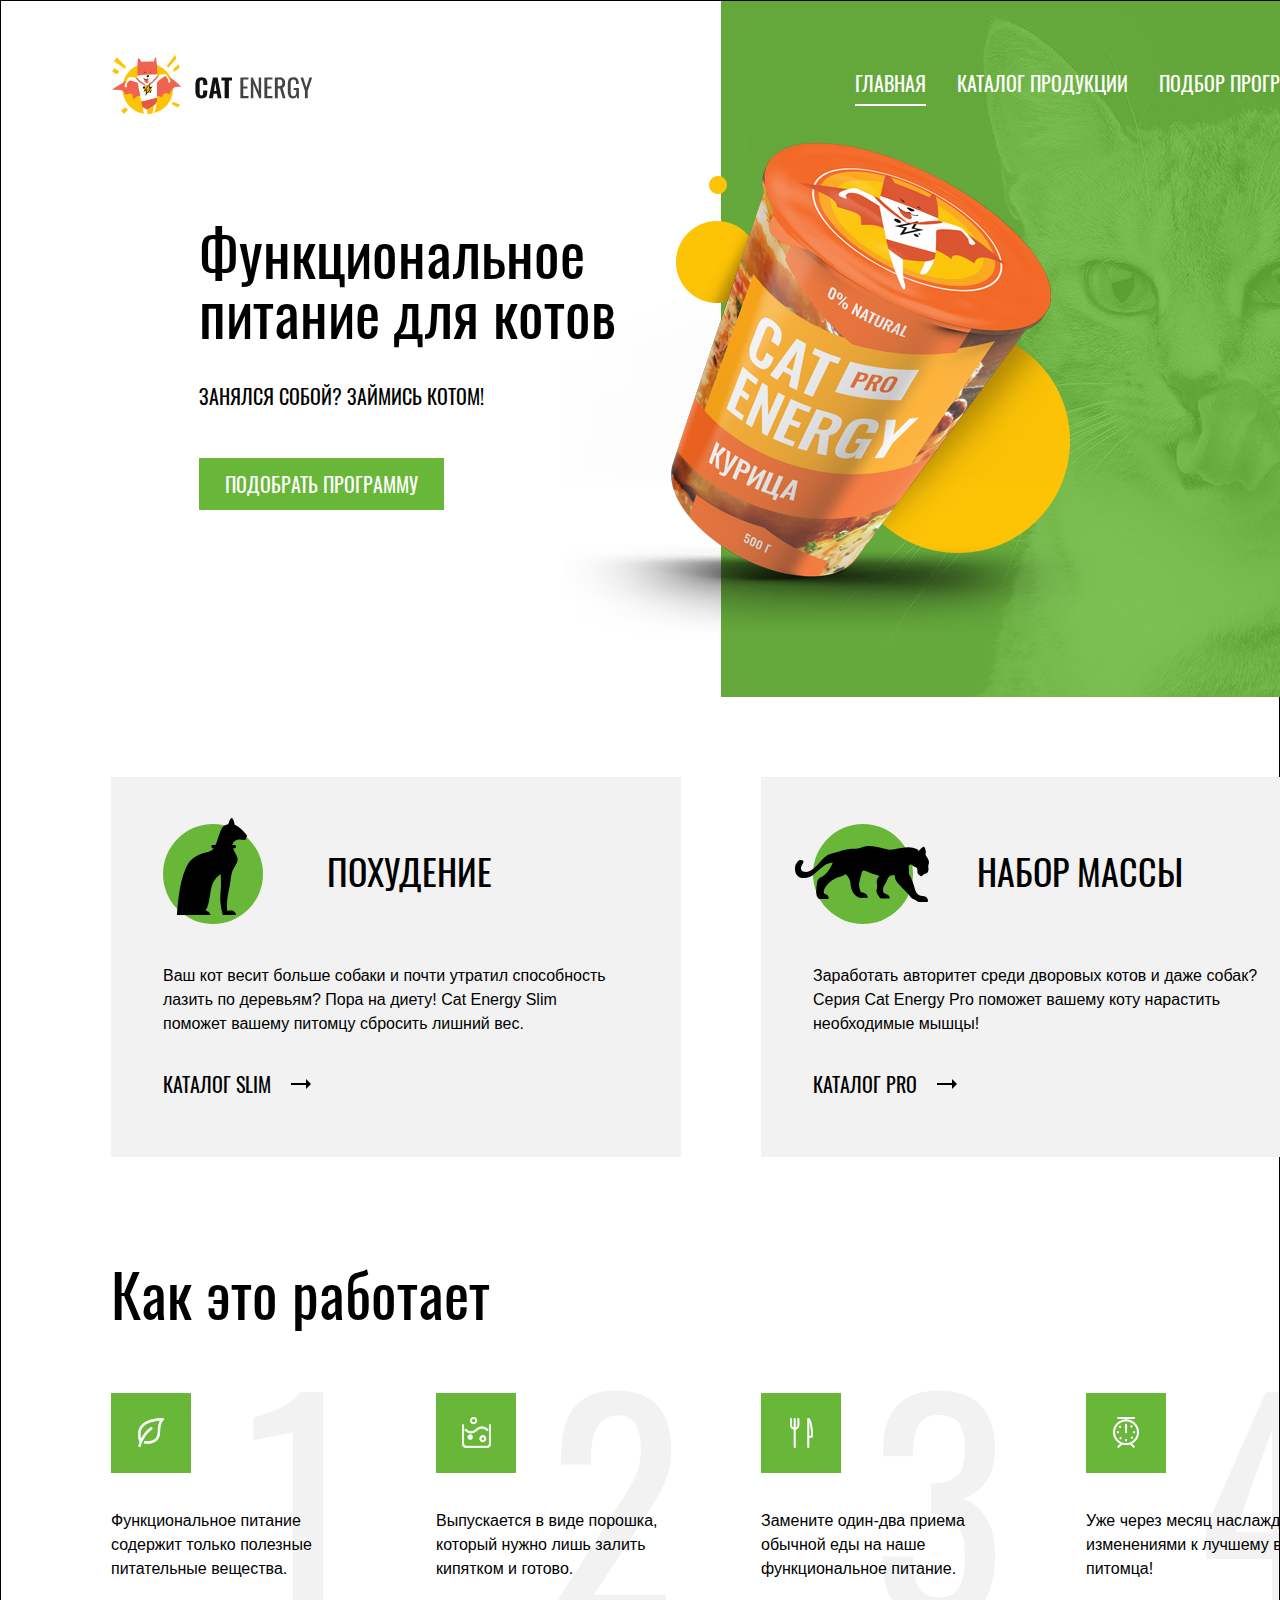
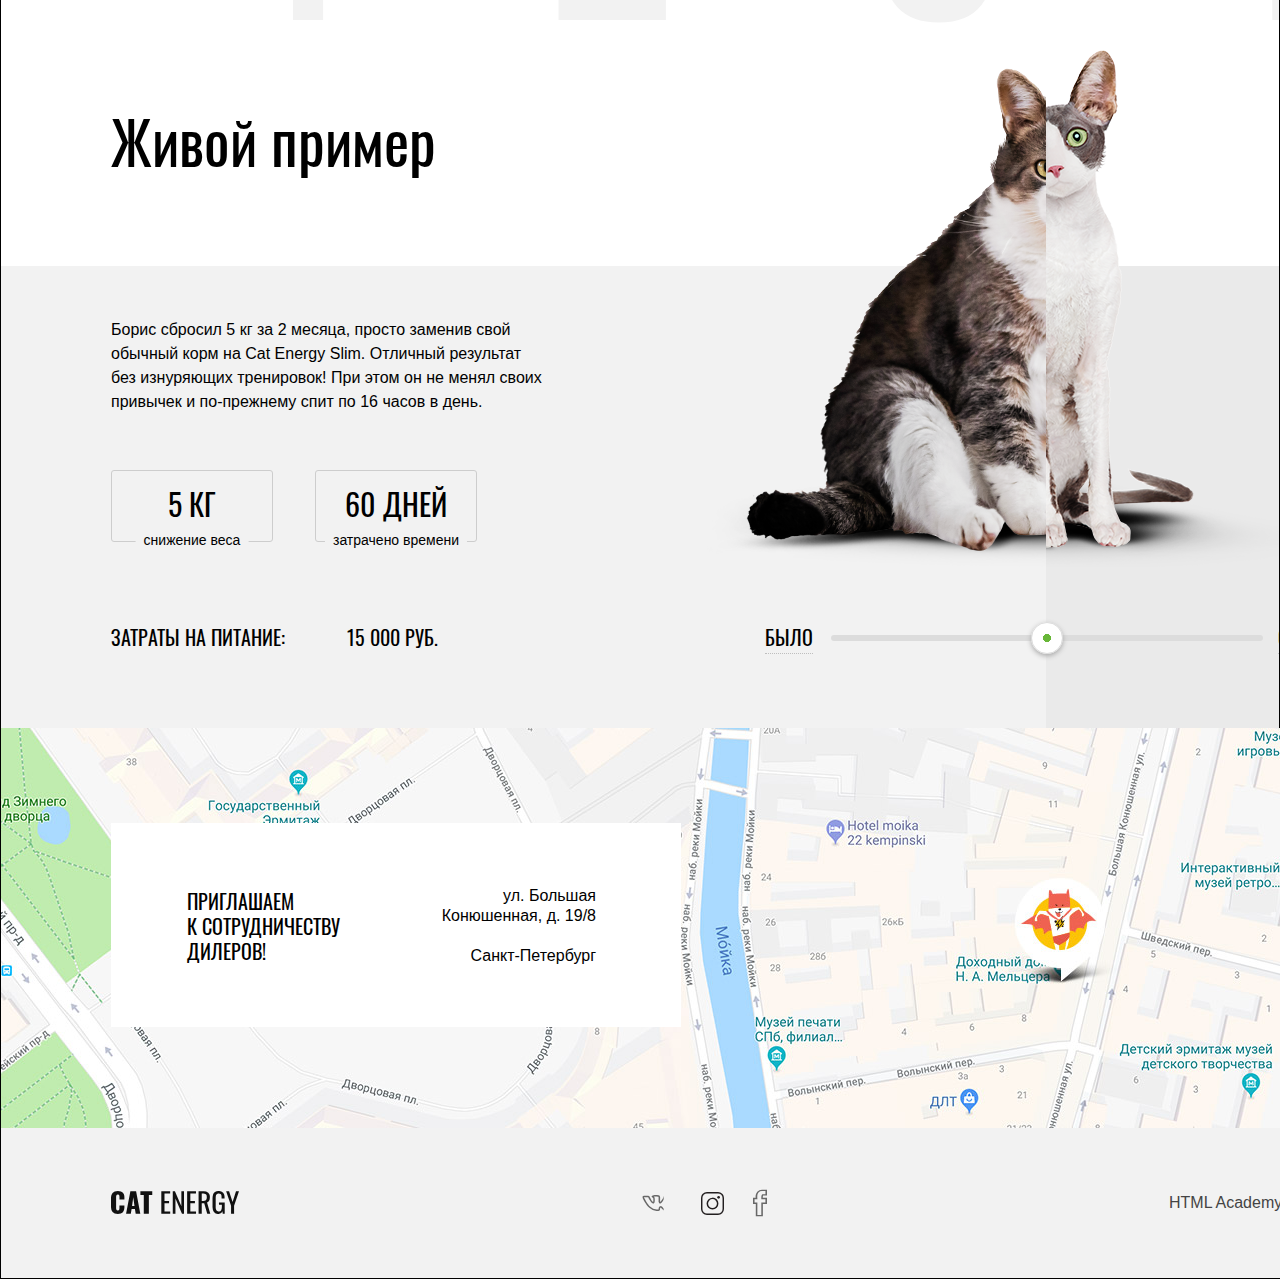
<file: index.html>
<!DOCTYPE html><html lang="ru"><head><meta charset="UTF-8"><meta name="viewport" content="width=device-width,initial-scale=1"><meta http-equiv="X-UA-Compatible" content="ie=edge"><title>Cat Energy</title><link rel="stylesheet" href="css/style.min.css"><script src="js/picturefill.js"></script><!-- <link href="https://fonts.googleapis.com/css2?family=Oswald&display=swap" rel="stylesheet"> --></head><body><h1 class="visually-hidden">Программы питания для котов Cat Energy</h1><header class="page-header"><div class="page-header__wrapper"><div class="page-header__logo-wrapper"><a href="index.html" class="page-header__logo"><picture><source media="(min-width: 1200px)" srcset="img/logo-desktop.svg"><source media="(min-width: 768px)" srcset="img/logo-tablet.svg"><img class="page-header__logo-image" src="img/logo-mobile.svg" width="33" height="38" alt="Cat Energy Logo"></picture></a><a href="index.html" class="page-header__brand logo-brand"></a></div><nav class="main-nav main-nav_opened main-nav_nojs"><div class="main-nav__wrapper"><button class="main-nav__toggle" type="button"><span class="visually-hidden">Открыть меню</span></button><ul class="main-nav__list site-list"><li class="main-nav__item main-nav__item_active site-list__item"><a><span>Главная</span></a></li><li class="main-nav__item site-list__item"><a href="catalog.html"><span>Каталог продукции</span></a></li><li class="main-nav__item site-list__item"><a href="form.html"><span>Подбор программы</span></a></li></ul></div></nav></div><section class="select-program"><div class="select-program__container"><h2 class="select-program__title">Функциональное<br>питание для котов</h2><p class="select-program__description">Занялся собой? Займись котом!</p><a class="select-program__button button button_green" href="form.html"><span>Подобрать программу</span></a></div><picture><source media="(min-width: 1200px)" srcset="img/index-can.png, img/index-can@2x.png 2x"><source media="(min-width: 768px)" srcset="img/index-can-tablet.jpg, img/index-can-tablet@2x.jpg 2x"><img class="select-program__image" src="img/index-can-mobile.png" srcset="img/index-can-mobile@2x.png 2x" alt="Cat energy pro chicken"></picture></section></header><main class="page-main"><section class="programs"><section class="program-carts"><h3 class="visually-hidden">Популярные программы</h3><div class="program-carts__wrapper"><div class="program-carts__cart program-carts__cart_down"><h4 class="program-carts__header">Похудение</h4><p class="program-carts__description">Ваш кот весит больше собаки и почти утратил способность лазить по деревьям? Пора на диету! Cat Energy Slim поможет вашему питомцу сбросить лишний вес.</p><a class="program-carts__link" href="index.html">Каталог Slim</a></div><div class="program-carts__cart program-carts__cart_up"><h4 class="program-carts__header">Набор массы</h4><p class="program-carts__description">Заработать авторитет среди дворовых котов и даже собак? Серия Cat Energy Pro поможет вашему коту нарастить необходимые мышцы!</p><a class="program-carts__link" href="index.html">Каталог Pro</a></div></div></section><section class="instruction"><h2 class="instruction__header">Как это работает</h2><ul class="instruction__list"><li class="instruction__item instruction__item_1"><div class="instruction__image"><picture><!-- <source media="(min-width: 1200px)"
                                    srcset="img/photo-1-desktop.jpg 1x, img/photo-1-desktop@2x.jpg 2x">
                                <source media="(min-width: 768px)"
                                    srcset="img/photo-1-tablet.jpg 1x, img/photo-1-tablet@2x.jpg 2x"> --> <img src="img/advantage-1.png" srcset="img/advantage-1@2x.png 2x" alt="Инструкция шаг первый"></picture></div><p>Функциональное питание содержит только полезные питательные вещества.</p></li><li class="instruction__item instruction__item_2"><div class="instruction__image"><picture><!-- <source media="(min-width: 1200px)"
                                    srcset="img/photo-1-desktop.jpg 1x, img/photo-1-desktop@2x.jpg 2x">
                                <source media="(min-width: 768px)"
                                    srcset="img/photo-1-tablet.jpg 1x, img/photo-1-tablet@2x.jpg 2x"> --> <img src="img/advantage-2.png" srcset="img/advantage-2@2x.png 2x" alt="Инструкция шаг второй"></picture></div><p>Выпускается в виде порошка, который нужно лишь залить кипятком и готово.</p></li><li class="instruction__item instruction__item_3"><div class="instruction__image"><picture><!-- <source media="(min-width: 1200px)"
                                    srcset="img/photo-1-desktop.jpg 1x, img/photo-1-desktop@2x.jpg 2x">
                                <source media="(min-width: 768px)"
                                    srcset="img/photo-1-tablet.jpg 1x, img/photo-1-tablet@2x.jpg 2x"> --> <img src="img/advantage-3.png" srcset="img/advantage-3@2x.png 2x" alt="Инструкция шаг третий"></picture></div><p>Замените один-два приема обычной еды на наше функциональное питание.</p></li><li class="instruction__item instruction__item_4"><div class="instruction__image"><picture><!-- <source media="(min-width: 1200px)"
                                    srcset="img/photo-1-desktop.jpg 1x, img/photo-1-desktop@2x.jpg 2x">
                                <source media="(min-width: 768px)"
                                    srcset="img/photo-1-tablet.jpg 1x, img/photo-1-tablet@2x.jpg 2x"> --> <img src="img/advantage-4.png" srcset="img/advantage-4@2x.png 2x" alt="Инструкция шаг четвертый"></picture></div><p>Уже через месяц наслаждайтесь изменениями к лучшему вашего питомца!</p></li></ul></section></section><section class="example"><div class="example__wrapper"><div class="example__container"><h2 class="example__header">Живой пример</h2><p class="example__description">Борис сбросил 5 кг за 2 месяца, просто заменив свой обычный корм на Cat Energy Slim. Отличный результат без изнуряющих тренировок! При этом он не менял своих привычек и по-прежнему спит по 16 часов в день.</p><div class="example__data"><ul class="example__list"><li class="example__item"><span class="example__value">5 кг</span><span class="example__unit">снижение веса</span></li><li class="example__item"><span class="example__value">60 дней</span><span class="example__unit">затрачено времени</span></li></ul><p class="example__price"><span>Затраты на питание:&nbsp;</span><br><span>15 000 руб.</span></p></div></div><div class="example__photo-container"><div class="example__photo example__photo_before"><picture><!-- <source media="(min-width: 1200px)"
                            srcset="img/photo-1-desktop.jpg 1x, img/photo-1-desktop@2x.jpg 2x"> --><source media="(min-width: 768px)" srcset="img/before-desktop.png, img/before-desktop@2x.png 2x"><img src="img/before-mobile.png" srcset="img/before-mobile@2x.png 2x" alt="Кот Феликс до"></picture></div><div class="example__photo example__photo_after"><picture><!-- <source media="(min-width: 1200px)"
                            srcset="img/photo-1-desktop.jpg 1x, img/photo-1-desktop@2x.jpg 2x"> --><source media="(min-width: 768px)" srcset="img/after-desktop.png, img/after-desktop@2x.png 2x"><img src="img/after-mobile.png" srcset="img/after-mobile@2x.png 2x" alt="Кот Феликс после"></picture></div><div class="example__range"><input type="range" class="example__range-control"></div></div></div><div class="example__background"></div></section><section class="main-contacts"><div class="main-contacts__information"><div class="main-contacts__invitation">Приглашаем<br>к сотрудничеству дилеров!</div><address class="main-contacts__address">ул. Большая Конюшенная, д. 19/8<br><br>Санкт-Петербург</address></div><div class="main-contacts__map"><picture><source media="(min-width: 1200px)" srcset="img/map-desktop.jpg, img/map-desktop@2x.jpg 2x"><source media="(min-width: 768px)" srcset="img/map-tablet.jpg, img/map-tablet@2x.jpg 2x"><img src="img/map-mobile.jpg" srcset="img/map-mobile@2x.jpg 2x" alt="Наш адрес: улица Большая Конюшенная, дом 19/8, Санкт-Петербург"></picture></div></section></main><footer class="main-footer"><div class="main-footer__wrapper"><div class="main-footer__container"><a href="index.html" class="main-footer__brand logo-brand"></a></div><div class="main-footer__container"><ul class="main-footer__social"><li><a href="vk.com" aria-label="Мы в Вконтакте" class="main-footer__social-icon main-footer__social-icon_vk"><svg role="img" width="22" height="12"><use xlink:href="img/sprite.svg#icon-vk-m"></use></svg></a></li><li><a href="instagram.com" aria-label="Мы в Инстаграме" class="main-footer__social-icon main-footer__social-icon_inst"><svg role="img" width="16" height="16"><use xlink:href="img/sprite.svg#icon-inst-m"></use></svg></a></li><li><a href="facebook.com" aria-label="Мы в Фейсбуке" class="main-footer__social-icon main-footer__social-icon_fb"><svg role="img" width="10" height="19"><use xlink:href="img/sprite.svg#icon-fb-m"></use></svg></a></li></ul></div><a href="index.html" class="main-footer__htmla" aria-label="HTML Academy">HTML Academy <svg role="img" width="27" height="34"><use xlink:href="img/sprite.svg#icon-htmla"></use></svg></a></div></footer><script src="js/main.js"></script><script src="js/svg4everybody.js"></script><script>svg4everybody();</script></body></html>
</file>
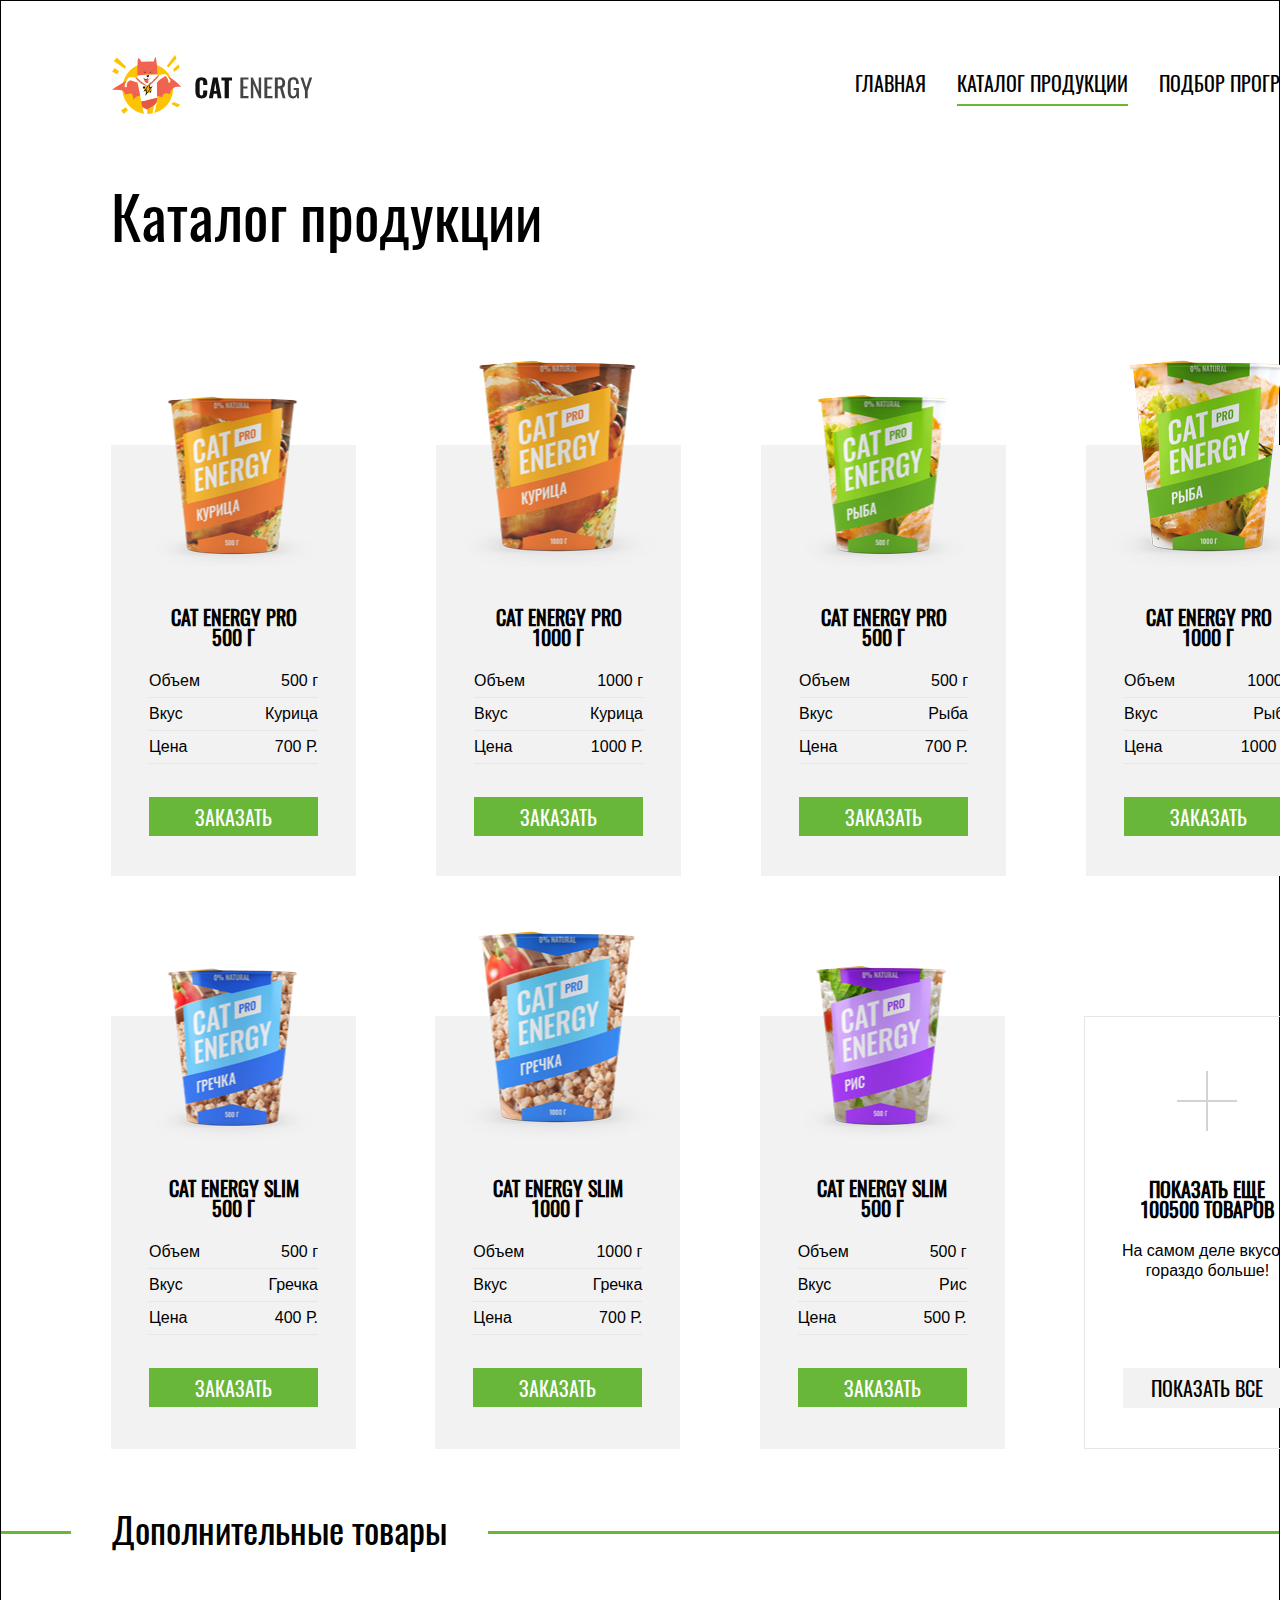
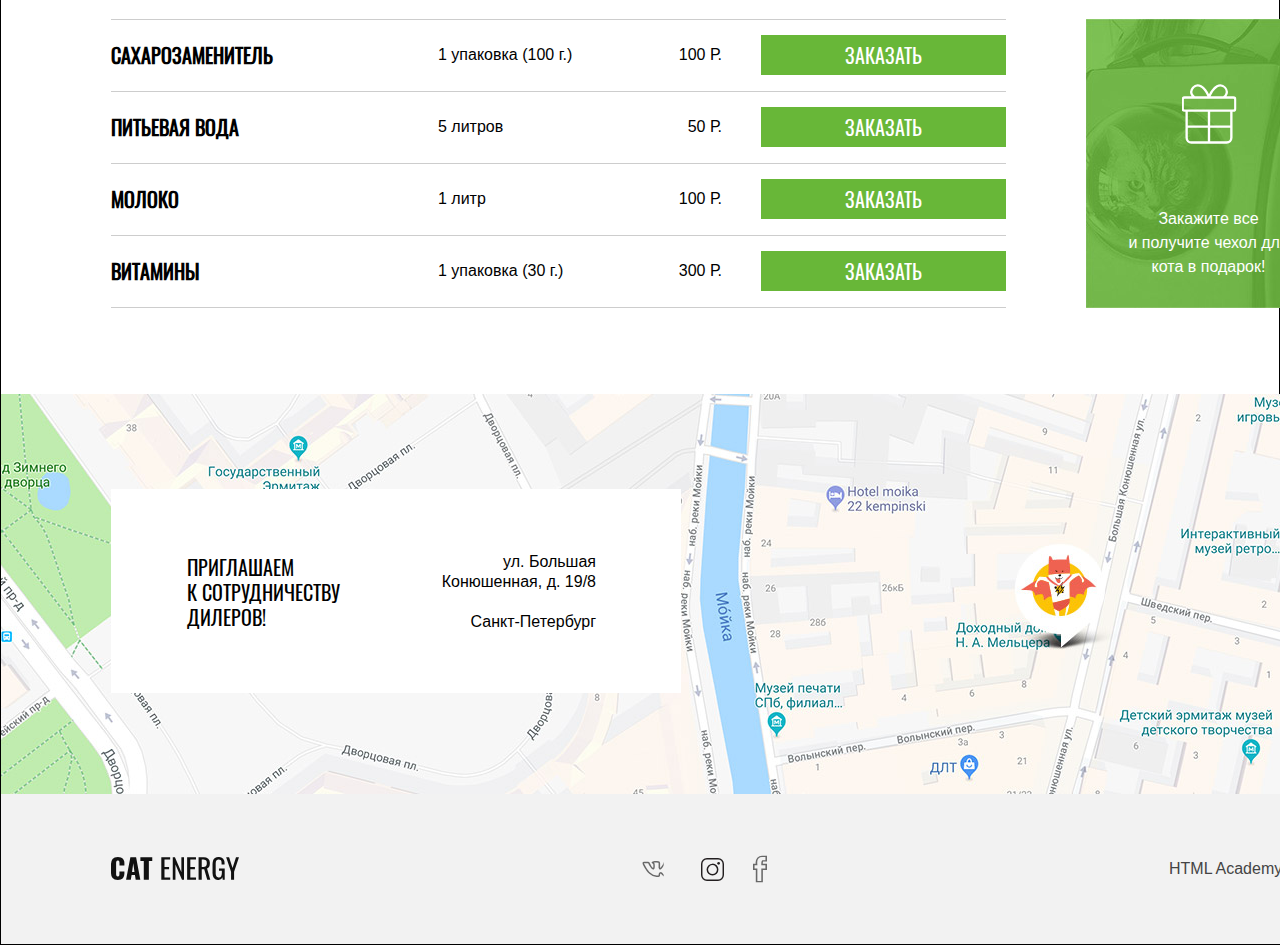
<file: catalog.html>
<!DOCTYPE html><html lang="ru"><head><meta charset="UTF-8"><meta name="viewport" content="width=device-width,initial-scale=1"><meta http-equiv="X-UA-Compatible" content="ie=edge"><title>Cat Energy</title><link rel="stylesheet" href="css/style.min.css"><script src="js/picturefill.js"></script></head><body><header class="page-header page-header_catalog"><div class="page-header__wrapper"><div class="page-header__logo-wrapper"><a href="index.html" class="page-header__logo"><picture><source media="(min-width: 1200px)" srcset="img/logo-desktop.svg"><source media="(min-width: 768px)" srcset="img/logo-tablet.svg"><img class="page-header__logo-image" src="img/logo-mobile.svg" width="33" height="38" alt="Cat Energy Logo"></picture></a><a href="index.html" class="page-header__brand logo-brand"></a></div><nav class="main-nav main-nav_opened main-nav_nojs"><div class="main-nav__wrapper"><button class="main-nav__toggle" type="button"><span class="visually-hidden">Открыть меню</span></button><ul class="main-nav__list site-list"><li class="main-nav__item main-nav__item_catalog site-list__item"><a href="index.html"><span>Главная</span></a></li><li class="main-nav__item main-nav__item_catalog main-nav__item_active site-list__item"><a><span>Каталог продукции</span></a></li><li class="main-nav__item main-nav__item_catalog site-list__item"><a href="form.html"><span>Подбор программы</span></a></li></ul></div></nav></div></header><main class="page-main"><h2 class="page-main__header page-main__header_catalog"><span>Каталог продукции</span></h2><section class="catalog"><ul class="catalog__list"><li class="catalog__item"><div class="catalog__cart"><div class="catalog__wrapper"><picture class="catalog__photo"><source media="(min-width: 1200px)" srcset="img/catalog-1-desktop.png, img/catalog-1-desktop@2x.png 2x"><source media="(min-width: 768px)" srcset="img/catalog-1-tablet.png, img/catalog-1-tablet@2x.png 2x"><img src="img/catalog-1-mobile.jpg" srcset="img/catalog-1-mobile@2x.jpg 2x" alt="Cat Energy PRO 500 грамм"></picture><div class="catalog__container site-cart"><h5 class="catalog__title site-cart__title">Cat Energy&nbsp;<br>PRO <span>500 г</span></h5><ul class="catalog__description site-cart__description"><li class="catalog__parameter site-cart__parameter">Объем<span>500 г</span></li><li class="catalog__parameter site-cart__parameter">Вкус<span>Курица</span></li><li class="catalog__parameter site-cart__parameter">Цена<span>700 Р.</span></li></ul></div></div><a class="catalog__button button button_green" href="index.html"><span>Заказать</span></a></div></li><li class="catalog__item"><div class="catalog__cart"><div class="catalog__wrapper"><picture class="catalog__photo"><source media="(min-width: 1200px)" srcset="img/catalog-2-desktop.png, img/catalog-2-desktop@2x.png 2x"><source media="(min-width: 768px)" srcset="img/catalog-2-tablet.png, img/catalog-2-tablet@2x.png 2x"><img src="img/catalog-2-mobile.jpg" srcset="img/catalog-2-mobile@2x.jpg 2x" alt="Cat Energy PRO 500 грамм"></picture><div class="catalog__container site-cart"><h5 class="catalog__title site-cart__title">Cat Energy&nbsp;<br>PRO <span>1000 г</span></h5><ul class="catalog__description site-cart__description"><li class="catalog__parameter site-cart__parameter">Объем<span>1000 г</span></li><li class="catalog__parameter site-cart__parameter">Вкус<span>Курица</span></li><li class="catalog__parameter site-cart__parameter">Цена<span>1000 Р.</span></li></ul></div></div><a class="catalog__button button button_green" href="index.html"><span>Заказать</span></a></div></li><li class="catalog__item"><div class="catalog__cart"><div class="catalog__wrapper"><picture class="catalog__photo"><source media="(min-width: 1200px)" srcset="img/catalog-3-desktop.png, img/catalog-3-desktop@2x.png 2x"><source media="(min-width: 768px)" srcset="img/catalog-3-tablet.png, img/catalog-3-tablet@2x.png 2x"><img src="img/catalog-3-mobile.jpg" srcset="img/catalog-3-mobile@2x.jpg 2x" alt="Cat Energy PRO 500 грамм"></picture><div class="catalog__container site-cart"><h5 class="catalog__title site-cart__title">Cat Energy&nbsp;<br>PRO <span>500 г</span></h5><ul class="catalog__description site-cart__description"><li class="catalog__parameter site-cart__parameter">Объем<span>500 г</span></li><li class="catalog__parameter site-cart__parameter">Вкус<span>Рыба</span></li><li class="catalog__parameter site-cart__parameter">Цена<span>700 Р.</span></li></ul></div></div><a class="catalog__button button button_green" href="index.html"><span>Заказать</span></a></div></li><li class="catalog__item"><div class="catalog__cart"><div class="catalog__wrapper"><picture class="catalog__photo"><source media="(min-width: 1200px)" srcset="img/catalog-4-desktop.png, img/catalog-4-desktop@2x.png 2x"><source media="(min-width: 768px)" srcset="img/catalog-4-tablet.png, img/catalog-4-tablet@2x.png 2x"><img src="img/catalog-4-mobile.jpg" srcset="img/catalog-4-mobile@2x.jpg 2x" alt="Cat Energy PRO 500 грамм"></picture><div class="catalog__container site-cart"><h5 class="catalog__title site-cart__title">Cat Energy&nbsp;<br>PRO <span>1000 г</span></h5><ul class="catalog__description site-cart__description"><li class="catalog__parameter site-cart__parameter">Объем<span>1000 г</span></li><li class="catalog__parameter site-cart__parameter">Вкус<span>Рыба</span></li><li class="catalog__parameter site-cart__parameter">Цена<span>1000 Р.</span></li></ul></div></div><a class="catalog__button button button_green" href="index.html"><span>Заказать</span></a></div></li><li class="catalog__item"><div class="catalog__cart"><div class="catalog__wrapper"><picture class="catalog__photo"><source media="(min-width: 1200px)" srcset="img/catalog-5-desktop.png, img/catalog-5-desktop@2x.png 2x"><source media="(min-width: 768px)" srcset="img/catalog-5-tablet.png, img/catalog-5-tablet@2x.png 2x"><img src="img/catalog-5-mobile.jpg" srcset="img/catalog-5-mobile@2x.jpg 2x" alt="Cat Energy PRO 500 грамм"></picture><div class="catalog__container site-cart"><h5 class="catalog__title site-cart__title">Cat Energy&nbsp;<br>SLIM <span>500 г</span></h5><ul class="catalog__description site-cart__description"><li class="catalog__parameter site-cart__parameter">Объем<span>500 г</span></li><li class="catalog__parameter site-cart__parameter">Вкус<span>Гречка</span></li><li class="catalog__parameter site-cart__parameter">Цена<span>400 Р.</span></li></ul></div></div><a class="catalog__button button button_green" href="index.html"><span>Заказать</span></a></div></li><li class="catalog__item"><div class="catalog__cart"><div class="catalog__wrapper"><picture class="catalog__photo"><source media="(min-width: 1200px)" srcset="img/catalog-6-desktop.png, img/catalog-6-desktop@2x.png 2x"><source media="(min-width: 768px)" srcset="img/catalog-6-tablet.png, img/catalog-6-tablet@2x.png 2x"><img src="img/catalog-6-mobile.jpg" srcset="img/catalog-6-mobile@2x.jpg 2x" alt="Cat Energy PRO 500 грамм"></picture><div class="catalog__container site-cart"><h5 class="catalog__title site-cart__title">Cat Energy&nbsp;<br>SLIM <span>1000 г</span></h5><ul class="catalog__description site-cart__description"><li class="catalog__parameter site-cart__parameter">Объем<span>1000 г</span></li><li class="catalog__parameter site-cart__parameter">Вкус<span>Гречка</span></li><li class="catalog__parameter site-cart__parameter">Цена<span>700 Р.</span></li></ul></div></div><a class="catalog__button button button_green" href="index.html"><span>Заказать</span></a></div></li><li class="catalog__item"><div class="catalog__cart"><div class="catalog__wrapper"><picture class="catalog__photo"><source media="(min-width: 1200px)" srcset="img/catalog-7-desktop.png, img/catalog-7-desktop@2x.png 2x"><source media="(min-width: 768px)" srcset="img/catalog-7-tablet.png, img/catalog-7-tablet@2x.png 2x"><img src="img/catalog-7-mobile.jpg" srcset="img/catalog-7-mobile@2x.jpg 2x" alt="Cat Energy PRO 500 грамм"></picture><div class="catalog__container site-cart"><h5 class="catalog__title site-cart__title">Cat Energy&nbsp;<br>SLIM <span>500 г</span></h5><ul class="catalog__description site-cart__description"><li class="catalog__parameter site-cart__parameter">Объем<span>500 г</span></li><li class="catalog__parameter site-cart__parameter">Вкус<span>Рис</span></li><li class="catalog__parameter site-cart__parameter">Цена<span>500 Р.</span></li></ul></div></div><div class="catalog__ie11"></div><a class="catalog__button button button_green" href="index.html"><span>Заказать</span></a></div></li><li class="catalog__item catalog__item_extend"><div class="catalog__cart"><div class="catalog__container site-cart"><h5 class="catalog__title site-cart__title">Показать еще <span>100500 товаров</span></h5><p class="catalog__description site-cart__description">На самом деле вкусов&nbsp;<br>гораздо больше!</p></div><a class="catalog__button button button_grey" href="index.html"><span>Показать все</span></a></div></li></ul></section><section class="additional"><h4 class="additional__header title-decorated"><span>Дополнительные товары</span></h4><div class="additional__wrapper"><ul class="additional__list"><li class="additional__item"><div class="additional__cart"><div class="additional__container site-cart"><h5 class="additional__title site-cart__title">Сахарозаменитель</h5><p class="additional__parameter site-cart__parameter">1 упаковка (100 г.)<span>100 Р.</span></p></div><a class="additional__button button button_green" href="index.html"><span>Заказать</span></a></div></li><li class="additional__item"><div class="additional__cart"><div class="additional__container site-cart"><h5 class="additional__title site-cart__title">Питьевая вода</h5><p class="additional__parameter site-cart__parameter">5 литров<span>50 Р.</span></p></div><a class="additional__button button button_green" href="index.html"><span>Заказать</span></a></div></li><li class="additional__item"><div class="additional__cart"><div class="additional__container site-cart"><h5 class="additional__title site-cart__title">Молоко</h5><p class="additional__parameter site-cart__parameter">1 литр<span>100 Р.</span></p></div><a class="additional__button button button_green" href="index.html"><span>Заказать</span></a></div></li><li class="additional__item"><div class="additional__cart"><div class="additional__container site-cart"><h5 class="additional__title site-cart__title">Витамины</h5><p class="additional__parameter site-cart__parameter">1 упаковка (30 г.)<span>300 Р.</span></p></div><a class="additional__button button button_green" href="index.html"><span>Заказать</span></a></div></li></ul><div class="gift"><img class="gift__icon" src="img/gift.svg" alt="Подарок" width="55" height="60"><p class="gift__text">Закажите все<br>и получите чехол для<br>кота в подарок!</p></div></div></section><section class="main-contacts main-contacts_grey"><div class="main-contacts__information"><div class="main-contacts__invitation">Приглашаем<br>к сотрудничеству дилеров!</div><address class="main-contacts__address">ул. Большая Конюшенная, д. 19/8<br><br>Санкт-Петербург</address></div><div class="main-contacts__map"><picture><source media="(min-width: 1200px)" srcset="img/map-desktop.jpg, img/map-desktop@2x.jpg 2x"><source media="(min-width: 768px)" srcset="img/map-tablet.jpg, img/map-tablet@2x.jpg 2x"><img src="img/map-mobile.jpg" srcset="img/map-mobile@2x.jpg 2x" alt="Наш адрес: улица Большая Конюшенная, дом 19/8, Санкт-Петербург"></picture></div></section></main><footer class="main-footer"><div class="main-footer__wrapper"><div class="main-footer__container"><a href="index.html" class="main-footer__brand logo-brand"></a></div><div class="main-footer__container"><ul class="main-footer__social"><li><a href="vk.com" aria-label="Мы в Вконтакте" class="main-footer__social-icon main-footer__social-icon_vk"><svg role="img" width="22" height="12"><use xlink:href="img/sprite.svg#icon-vk-m"></use></svg></a></li><li><a href="instagram.com" aria-label="Мы в Инстаграме" class="main-footer__social-icon main-footer__social-icon_inst"><svg role="img" width="16" height="16"><use xlink:href="img/sprite.svg#icon-inst-m"></use></svg></a></li><li><a href="facebook.com" aria-label="Мы в Фейсбуке" class="main-footer__social-icon main-footer__social-icon_fb"><svg role="img" width="10" height="19"><use xlink:href="img/sprite.svg#icon-fb-m"></use></svg></a></li></ul></div><a href="index.html" class="main-footer__htmla" aria-label="HTML Academy">HTML Academy <svg role="img" width="27" height="34"><use xlink:href="img/sprite.svg#icon-htmla"></use></svg></a></div></footer><script src="js/main.js"></script><script src="js/svg4everybody.js"></script><script>svg4everybody();</script></body></html>
</file>
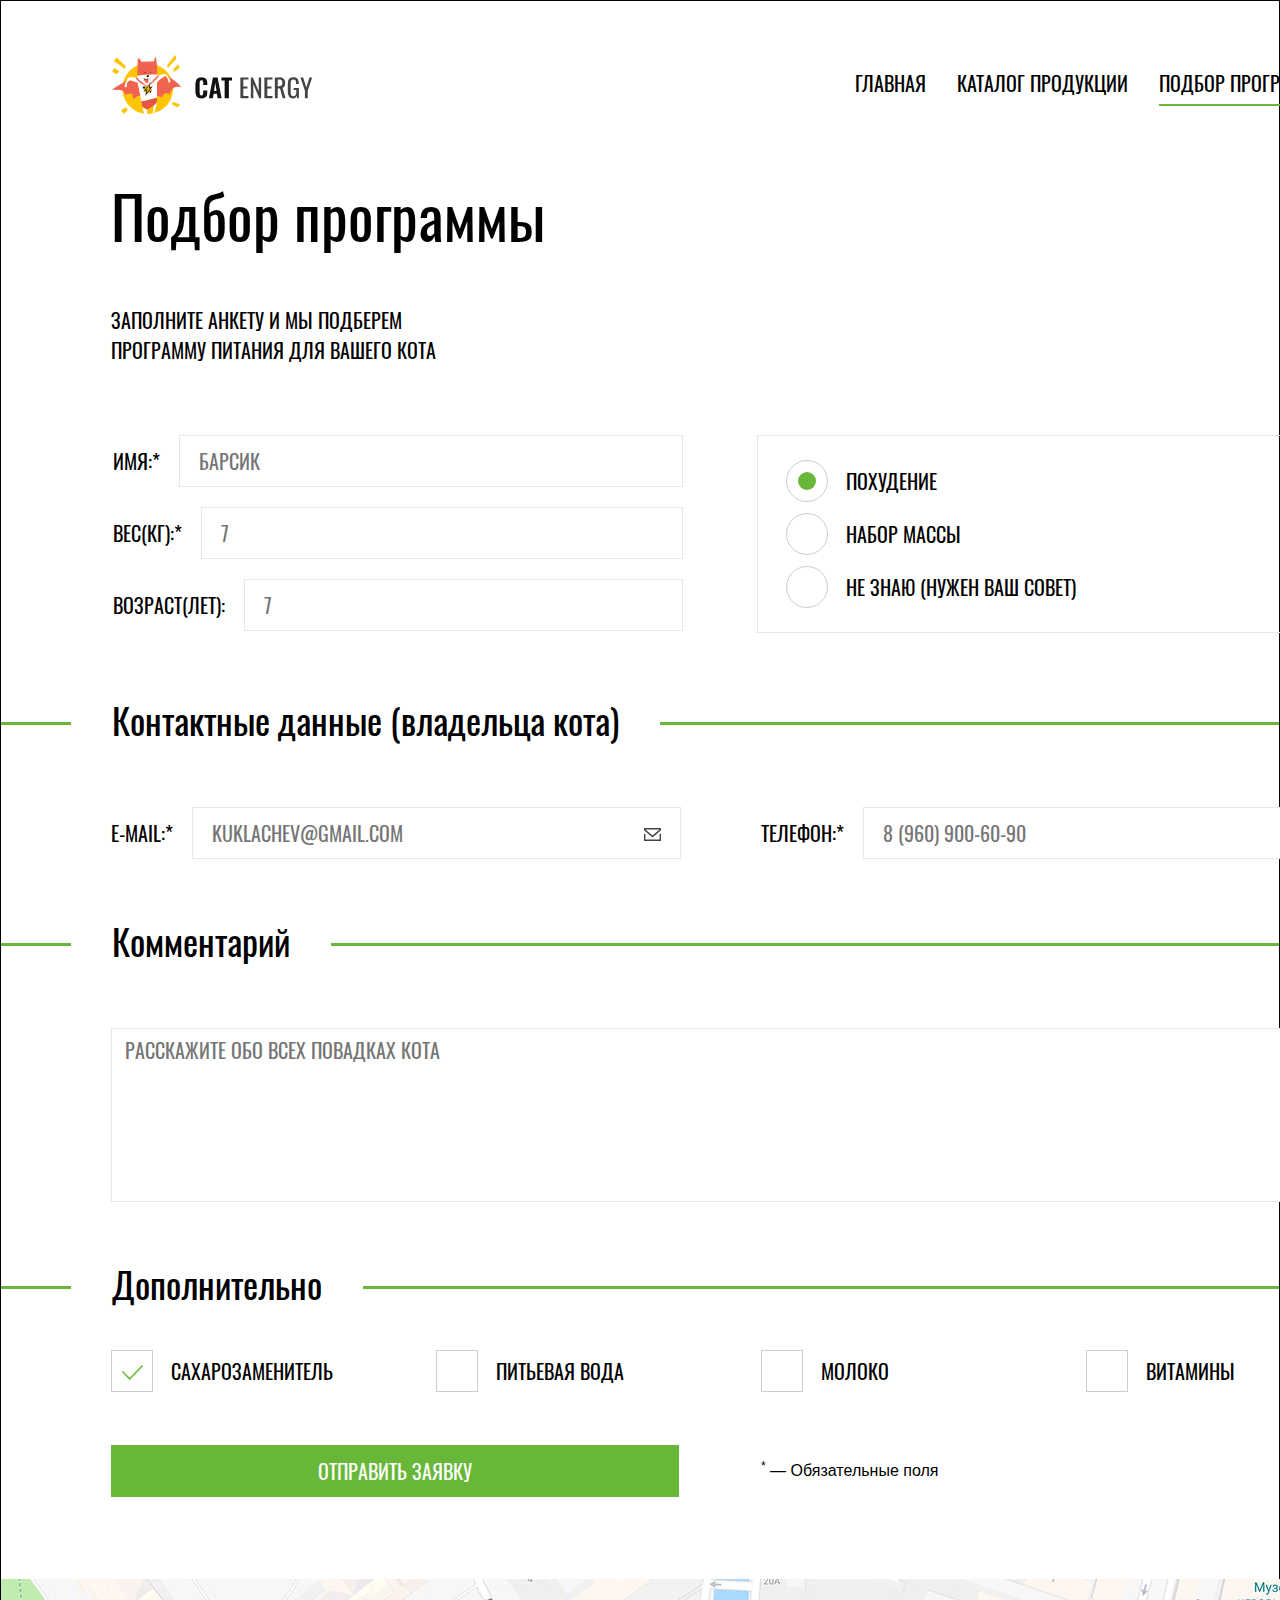
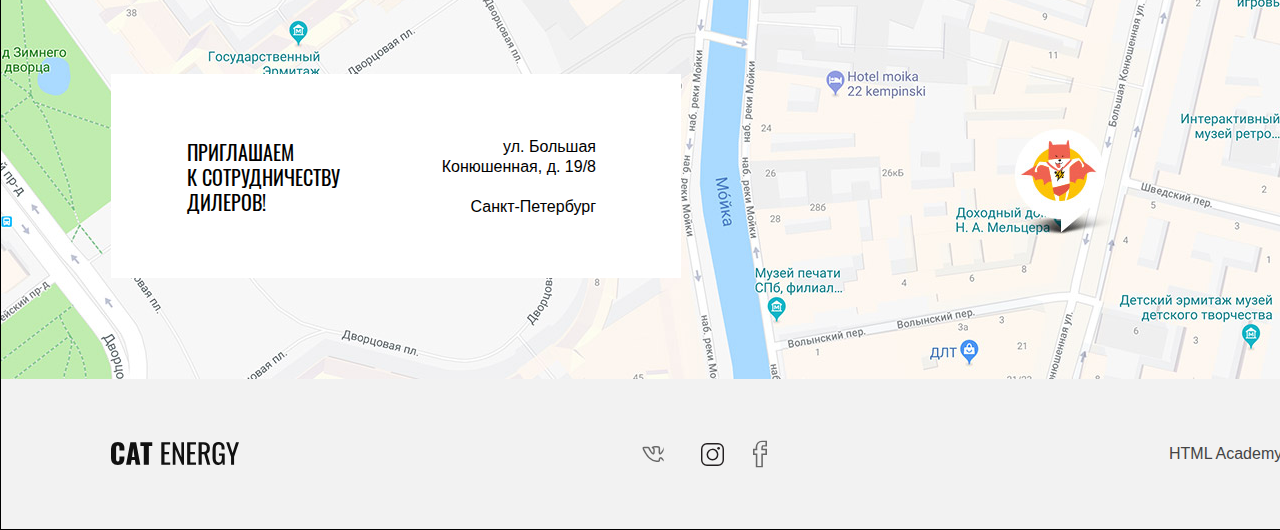
<file: form.html>
<!DOCTYPE html><html lang="ru"><head><meta charset="UTF-8"><meta name="viewport" content="width=device-width,initial-scale=1"><meta http-equiv="X-UA-Compatible" content="ie=edge"><title>Cat Energy</title><link rel="stylesheet" href="css/style.min.css"><script src="js/picturefill.js"></script></head><body><header class="page-header page-header_catalog"><div class="page-header__wrapper"><div class="page-header__logo-wrapper"><a href="index.html" class="page-header__logo"><picture><source media="(min-width: 1200px)" srcset="img/logo-desktop.svg"><source media="(min-width: 768px)" srcset="img/logo-tablet.svg"><img class="page-header__logo-image" src="img/logo-mobile.svg" width="33" height="38" alt="Cat Energy Logo"></picture></a><a href="index.html" class="page-header__brand logo-brand"></a></div><nav class="main-nav main-nav_opened main-nav_nojs"><div class="main-nav__wrapper"><button class="main-nav__toggle" type="button"><span class="visually-hidden">Открыть меню</span></button><ul class="main-nav__list site-list"><li class="main-nav__item main-nav__item_catalog site-list__item"><a href="index.html"><span>Главная</span></a></li><li class="main-nav__item main-nav__item_catalog site-list__item"><a href="catalog.html"><span>Каталог продукции</span></a></li><li class="main-nav__item main-nav__item_catalog main-nav__item_active site-list__item"><a><span>Подбор программы</span></a></li></ul></div></nav></div></header><main class="page-main"><h2 class="page-main__header page-main__header_form"><span>Подбор программы</span></h2><section class="progam-form"><h2 class="visually-hidden">Анкета выбора программы</h2><p class="program-form__description">Заполните анкету и мы подберем<br>программу питания для вашего кота</p><form class="program-form__form" action="#" method="post"><div class="program-form__cat"><fieldset class="program-form__cat-data"><legend class="visually-hidden">Данные кота</legend><ul class="program-form__list"><li class="program-form__input program-form__input_text"><label for="cat-name">Имя:*</label><p class="program-form__container"><input id="cat-name" type="text" name="cat-name" placeholder="Барсик"></p></li><li class="program-form__input program-form__input_text"><label for="cat-weight">Вес(кг):*</label><p class="program-form__container"><input id="cat-weight" type="number" name="cat-weight" placeholder="7"></p></li><li class="program-form__input program-form__input_text"><label for="cat-age">Возраст(лет):</label><p class="program-form__container"><input id="cat-age" type="number" name="cat-age" placeholder="7"></p></li></ul></fieldset><fieldset class="program-form__select"><legend class="visually-hidden">Выбор программы</legend><ul class="program-form__list"><li class="program-form__input program-form__input_radio"><input class="visually-hidden" type="radio" name="select-program" value="weight-down" id="weight-down" checked=""> <label for="weight-down">Похудение</label></li><li class="program-form__input program-form__input_radio"><input class="visually-hidden" type="radio" name="select-program" value="weight-up" id="weight-up"> <label for="weight-up">Набор массы</label></li><li class="program-form__input program-form__input_radio"><input class="visually-hidden" type="radio" name="select-program" value="help" id="help"> <label for="help">Не знаю (нужен ваш совет)</label></li></ul></fieldset></div><div class="program-form__contacts"><h4 class="program-form__title title-decorated"><span>Контактные данные (владельца кота)</span></h4><fieldset class="program-form__owner-data"><ul class="program-form__list"><li class="program-form__input program-form__input_text"><label for="email">E-mail:*</label><p class="program-form__container"><input id="email" type="email" name="email" placeholder="Kuklachev@gmail.com"> <svg class="program-form__input-mail" role="img" width="17" height="13"><use xlink:href="img/sprite.svg#icon-mail"></use></svg></p></li><li class="program-form__input program-form__input_text"><label for="telephone">Телефон:*</label><p class="program-form__container"><input id="tel" type="number" name="tel" placeholder="8 (960) 900-60-90"> <svg class="program-form__input-tel" role="img" width="20" height="20"><use xlink:href="img/sprite.svg#icon-phone"></use></svg></p></li></ul></fieldset></div><div class="program-form__comments"><h4 class="program-form__title title-decorated"><span>Комментарий</span></h4><ul class="program-form__list"><li class="program-form__textarea"><p class="program-form__container program-form__container_area"><textarea id="comment" name="comment" placeholder="Расскажите обо всех повадках кота"></textarea></p></li></ul></div><div class="program-form__additional"><h4 class="program-form__title title-decorated"><span>Дополнительно</span></h4><fieldset class="program-form__additional-list"><ul class="program-form__list"><li class="program-form__input program-form__input_checkbox"><input class="visually-hidden" type="checkbox" name="sugar" id="sugar" checked=""> <label for="sugar">Сахарозаменитель</label></li><li class="program-form__input program-form__input_checkbox"><input class="visually-hidden" type="checkbox" name="water" id="water"> <label for="water">Питьевая вода</label></li><li class="program-form__input program-form__input_checkbox"><input class="visually-hidden" type="checkbox" name="milk" id="milk"> <label for="milk">Молоко</label></li><li class="program-form__input program-form__input_checkbox"><input class="visually-hidden" type="checkbox" name="vitamines" id="vitamines"> <label for="vitamines">Витамины</label></li></ul></fieldset></div><div class="program-form__button-wrapper"><button class="program-form__button button button_green"><span>Отправить заявку</span></button><p class="program-form__legend"><sup>*</sup> — Обязательные поля</p></div></form></section><section class="main-contacts main-contacts_grey"><!-- <table class="main-contacts__information">
                <tr>
                    <td class="main-contacts__invitation">
                        <p>Приглашаем к сотрудничеству дилеров!</p>
                    </td>
                    <td class="main-contacts__address">
                        <address>ул. Большая Конюшенная, д. 19/8 Санкт-Петербург</address>
                    </td>
                </tr>
            </table> --><div class="main-contacts__information"><div class="main-contacts__invitation">Приглашаем<br>к сотрудничеству дилеров!</div><address class="main-contacts__address">ул. Большая Конюшенная, д. 19/8<br><br>Санкт-Петербург</address></div><div class="main-contacts__map"><picture><source media="(min-width: 1200px)" srcset="img/map-desktop.jpg, img/map-desktop@2x.jpg 2x"><source media="(min-width: 768px)" srcset="img/map-tablet.jpg, img/map-tablet@2x.jpg 2x"><img src="img/map-mobile.jpg" srcset="img/map-mobile@2x.jpg 2x" alt="Наш адрес: улица Большая Конюшенная, дом 19/8, Санкт-Петербург"></picture></div></section></main><footer class="main-footer"><div class="main-footer__wrapper"><div class="main-footer__container"><a href="index.html" class="main-footer__brand logo-brand"></a></div><div class="main-footer__container"><ul class="main-footer__social"><li><a href="vk.com" aria-label="Мы в Вконтакте" class="main-footer__social-icon main-footer__social-icon_vk"><svg role="img" width="22" height="12"><use xlink:href="img/sprite.svg#icon-vk-m"></use></svg></a></li><li><a href="instagram.com" aria-label="Мы в Инстаграме" class="main-footer__social-icon main-footer__social-icon_inst"><svg role="img" width="16" height="16"><use xlink:href="img/sprite.svg#icon-inst-m"></use></svg></a></li><li><a href="facebook.com" aria-label="Мы в Фейсбуке" class="main-footer__social-icon main-footer__social-icon_fb"><svg role="img" width="10" height="19"><use xlink:href="img/sprite.svg#icon-fb-m"></use></svg></a></li></ul></div><a href="index.html" class="main-footer__htmla" aria-label="HTML Academy">HTML Academy <svg role="img" width="27" height="34"><use xlink:href="img/sprite.svg#icon-htmla"></use></svg></a></div></footer><script src="js/main.js"></script><script src="js/svg4everybody.js"></script><script>svg4everybody();</script></body></html>
</file>
<file: css/style.min.css>
/*! normalize.css v8.0.1 | MIT License | github.com/necolas/normalize.css */html{line-height:1.15;-webkit-text-size-adjust:100%}body{margin:0}main{display:block}h1{font-size:2em;margin:.67em 0}hr{box-sizing:content-box;height:0;overflow:visible}pre{font-family:monospace,monospace;font-size:1em}a{background-color:transparent}abbr[title]{border-bottom:none;text-decoration:underline;text-decoration:underline dotted}b,strong{font-weight:bolder}code,kbd,samp{font-family:monospace,monospace;font-size:1em}small{font-size:80%}sub,sup{font-size:75%;line-height:0;position:relative;vertical-align:baseline}sub{bottom:-.25em}sup{top:-.5em}img{border-style:none}button,input,optgroup,select,textarea{font-family:inherit;font-size:100%;line-height:1.15;margin:0}button,input{overflow:visible}button,select{text-transform:none}[type=button],[type=reset],[type=submit],button{-webkit-appearance:button}[type=button]::-moz-focus-inner,[type=reset]::-moz-focus-inner,[type=submit]::-moz-focus-inner,button::-moz-focus-inner{border-style:none;padding:0}[type=button]:-moz-focusring,[type=reset]:-moz-focusring,[type=submit]:-moz-focusring,button:-moz-focusring{outline:1px dotted ButtonText}fieldset{padding:.35em .75em .625em}legend{box-sizing:border-box;color:inherit;display:table;max-width:100%;padding:0;white-space:normal}progress{vertical-align:baseline}textarea{overflow:auto}[type=checkbox],[type=radio]{box-sizing:border-box;padding:0}[type=number]::-webkit-inner-spin-button,[type=number]::-webkit-outer-spin-button{height:auto}[type=search]{-webkit-appearance:textfield;outline-offset:-2px}[type=search]::-webkit-search-decoration{-webkit-appearance:none}::-webkit-file-upload-button{-webkit-appearance:button;font:inherit}details{display:block}summary{display:list-item}template{display:none}[hidden]{display:none}@font-face{font-weight:400;font-family:Oswald;font-style:normal;src:url(../fonts/Oswald-Regular.woff2) format("woff2"),url(../fonts/Oswald-Regular.woff) format("woff")}input::-ms-clear{display:none;width:0;height:0}input[type=search]::-webkit-search-cancel-button,input[type=search]::-webkit-search-decoration,input[type=search]::-webkit-search-results-button,input[type=search]::-webkit-search-results-decoration{display:none}body{border:1px solid #000;min-width:320px;margin:0;padding:0;font-size:20px;line-height:25px;font-family:Oswald,sans-serif;color:#000;font-style:normal;background-color:#fff}h2{font-size:36px;line-height:36px;font-weight:400;width:100%}@media (min-width:768px){h2{font-size:60px;line-height:60px}}h4{font-size:24px;line-height:24px;font-weight:400}@media (min-width:768px){h4{font-size:36px}}.visually-hidden:not(:focus):not(:active),input[type=checkbox].visually-hidden,input[type=radio].visually-hidden{position:absolute;width:1px;height:1px;margin:-1px;border:0;padding:0;white-space:nowrap;-webkit-clip-path:inset(100%);clip-path:inset(100%);clip:rect(0 0 0 0);overflow:hidden}.title-decorated{margin:0;text-transform:none}.title-decorated span{position:relative;display:inline-block;background-color:#fff;padding:0 20px}.title-decorated span::before{z-index:-1;position:absolute;content:"";width:320px;height:3px;left:0;top:14px;background-color:#68b738}@media (min-width:767px){.title-decorated .title-decorated span{max-width:181px}}@media (min-width:768px){.title-decorated{margin-left:30px}.title-decorated span{max-width:-webkit-fit-content;max-width:-moz-fit-content;max-width:fit-content;padding:0 41px}.title-decorated span::before{width:768px;left:-30px}}@media (min-width:1200px){.title-decorated{margin-left:70px}.title-decorated span::before{width:1440px;left:-70px}}.logo-brand{width:128px;height:24px;background-image:url(../img/logo-header-mobile.svg);background-repeat:no-repeat}.site-cart__description{margin:0;padding-left:0;list-style:none}.site-cart__title{font-size:14px;text-transform:uppercase;font-size:16px;line-height:20px}@media (min-width:768px){.site-cart__title{font-size:20px}}.site-cart__parameter{display:flex;justify-content:space-between}.button{position:relative;display:flex;align-items:center;justify-content:center;height:40px;border:none;text-decoration:none;text-transform:uppercase;font-size:14px;line-height:18px}.button:before{content:"";display:block;position:absolute;top:0;right:0;bottom:0;left:0}.button_green{background-color:#68b738;color:#fff}.button_green:active,.button_green:hover{background-color:#5eaa2f}.button_green:active span{opacity:.3}.button_grey{background-color:#f2f2f2;color:#000}.button_grey:active,.button_grey:hover{background-color:#ebebeb}.button_grey:active span{opacity:.3}@media (min-width:768px){.button{font-size:20px;line-height:20px}}.page-header{width:320px;margin:0 auto}@media (min-width:768px){.page-header{width:768px}}@media (min-width:1200px){.page-header{width:1440px}}.page-header__wrapper{display:flex;flex-direction:column}.page-header__brand,.page-header__logo{position:relative;display:block;margin:auto}.page-header__brand:before,.page-header__logo:before{content:"";display:block;position:absolute;top:0;right:0;bottom:0;left:0}.page-header__brand:hover,.page-header__logo:hover{opacity:.8}.page-header__brand:active,.page-header__logo:active{opacity:.6}@media (max-width:767px){.page-header__logo-wrapper{position:relative;display:flex;justify-content:space-around;min-height:65px;border-bottom:1px solid #e6e6e6}.page-header__logo{position:absolute;left:20px;top:12px}.page-header__logo-header{text-align:center}}@media (min-width:768px){.page-header__wrapper{width:280px;margin:0 auto;flex-direction:row;justify-content:space-between}}@media (min-width:768px) and (min-width:768px){.page-header__wrapper{width:708px}}@media (min-width:768px) and (min-width:1200px){.page-header__wrapper{width:1220px}}@media (min-width:768px){.page-header__brand{display:none}.page-header__logo-image{margin-top:24px;width:173px;height:58px}}@media (min-width:1200px){.page-header{background-origin:padding-box;background-color:#68b738;background-size:720px 696px;background:url(../img/index-background-desktop.jpg);background-repeat:no-repeat;background-position:top right}.page-header_catalog{background:0 0}.page-header__logo-image{margin-top:54px;width:202px;height:59px}}.main-nav__wrapper{position:relative}.main-nav__list{width:100%;text-align:center}.main-nav__item{padding:5px 0}.main-nav__item a{position:relative;display:block;margin-top:10px;margin-bottom:10px;height:35px;line-height:35px;font-size:20px}.main-nav__item a:before{content:"";display:block;position:absolute;top:0;right:0;bottom:0;left:0}.main-nav__item a:hover{opacity:.6}.main-nav__item a:active{opacity:.3}.main-nav__item_active a:active,.main-nav__item_active a:hover{opacity:1}.main-nav__item_active span{padding:6px 0;border-bottom:2px solid #68b738}@media (max-width:767px){.main-nav__toggle{position:absolute;display:block;width:65px;height:65px;right:0;top:-66px;cursor:pointer;border:none;background-color:#fff}.main-nav__toggle::after,.main-nav__toggle::before{position:absolute;content:"";background-color:#000}.main-nav_closed .main-nav__list{display:none}.main-nav_nojs .main-nav__list{position:static}.main-nav_nojs .main-nav__toggle{display:none}.main-nav_closed .main-nav__toggle::before{width:24px;height:2px;left:21px;top:23px;box-shadow:0 8px 0 0 #000,0 16px 0 0 #000}.main-nav_opened .main-nav__toggle::before,.main-nav_opened .main-nav__toggle:after{top:31px;right:20px;width:24px;height:2px}.main-nav_opened .main-nav__toggle::before{transform:rotate(45deg);box-shadow:none}.main-nav_opened .main-nav__toggle::after{transform:rotate(-45deg)}.main-nav__item{border-bottom:1px solid #e6e6e6}}@media (min-width:768px){.main-nav{min-height:58px;margin-top:24px}.main-nav__toggle{display:none}.main-nav__list{display:flex;justify-content:space-between;flex-wrap:wrap;min-height:58px;width:438px}.main-nav__item{padding:0}.main-nav__item a{font-size:18px;line-height:61px;padding:0;margin:0}}@media (min-width:1200px){.main-nav{min-height:59px;margin-top:70px}.main-nav__item{padding:0}.main-nav__item a{font-size:20px;line-height:25px;padding:0;margin:0}.main-nav__item span{color:#fff}.main-nav__item_active a:active,.main-nav__item_active a:hover{opacity:1}.main-nav__item_active span{padding:6px 0;border-bottom:2px solid #fff}.main-nav__item_catalog span{color:#000;border-color:#68b738}.main-nav__list{min-height:59px;min-width:476px;margin:0}}.site-list{margin:0;padding-left:0;list-style:none}.site-list a{text-transform:uppercase;text-decoration:none;color:#000}.page-main{width:320px;margin:0 auto}@media (min-width:768px){.page-main{width:768px}}@media (min-width:1200px){.page-main{width:1440px}}.page-main__header{margin:0;margin-top:28px}@media (min-width:768px){.page-main__header{margin-top:55px}}@media (max-width:767px){.page-main__header_catalog{border-bottom:1px solid #e6e6e6}}.page-main__header span{display:block;width:280px;margin:0 auto;margin-bottom:40px}@media (min-width:768px){.page-main__header span{width:708px}}@media (min-width:1200px){.page-main__header span{width:1220px}}@media (min-width:768px){.page-main__header span{margin-bottom:60px}}.programs{margin-bottom:40px}@media (min-width:768px){.programs{border-bottom:1px solid #e6e6e6;margin-bottom:46px}}@media (min-width:1200px){.programs{border:none;margin-bottom:27px}}.select-program{width:320px;margin:0 auto;position:relative;display:flex;flex-direction:column;align-items:center;background-color:#68b738;background-size:320px 305px;background:url(../img/index-background-mobile.jpg);background-repeat:no-repeat;color:#fff}@media (min-width:768px){.select-program{width:768px}}@media (min-width:1200px){.select-program{width:1440px}}.select-program__container{z-index:1;margin-bottom:22px}.select-program__description,.select-program__title{text-align:center}.select-program__title{margin-top:28px;margin-bottom:24px}.select-program__description{display:block;text-align:center;font-size:14px;text-transform:uppercase;line-height:14px;margin-bottom:298px}.select-program__button{width:280px}.select-program picture{position:absolute;top:167px;left:20px}@media (min-width:768px){.select-program{color:#000;background:0 0}.select-program__container{margin-left:115px;margin-right:auto;margin-bottom:529px}.select-program__description,.select-program__title{text-align:left;margin-bottom:30px}.select-program__description{font-size:20px;line-height:20px;margin-bottom:45px}.select-program__button{width:245px;height:52px}.select-program picture{top:215px;left:29px}}@media (min-width:1200px){.select-program{padding-left:83px;margin-bottom:80px}.select-program__container{margin-bottom:187px}.select-program picture{top:12px;left:561px}.select-program__title{margin-top:92px;margin-bottom:44px}.select-program__description{margin-bottom:52px}}.program-carts{width:280px;margin:0 auto}@media (min-width:768px){.program-carts{width:708px}}@media (min-width:1200px){.program-carts{width:1220px}}.program-carts__cart{position:relative;padding:21px;padding-top:29px;background-color:#f2f2f2;margin-bottom:30px;box-sizing:border-box}.program-carts__cart::after,.program-carts__cart::before{position:absolute;top:25px;left:22}.program-carts__cart::before{content:"";width:50px;height:50px;border-radius:50%;background-color:#68b738}.program-carts__cart_down::after{transform:scale(-1,1);top:24px;left:30px;content:url(../img/cat_weight_down.svg);height:49px;width:35px}.program-carts__cart_up::after{top:35px;left:13px;content:url(../img/cat_weight_up.svg);height:28px;width:67px}.program-carts__header{margin:0;margin-bottom:30px;padding-left:71px;text-transform:uppercase;line-height:37px}.program-carts__description{padding-bottom:22px;padding-right:13px;margin-bottom:17px;font-family:Arial,sans-serif;font-size:14px;line-height:18px}@media (min-width:768px){.program-carts__description{font-size:16px;line-height:24px}}.program-carts__link{position:relative;font-size:14px;text-transform:uppercase;font-size:16px;line-height:20px;line-height:16px;color:#000;text-decoration:none}@media (min-width:768px){.program-carts__link{font-size:20px}}.program-carts__link::before{position:absolute;content:"";width:18px;height:2px;background-color:#000;top:11px;right:-28px}.program-carts__link::after{position:absolute;content:"";top:7px;right:-30px;border:5px solid #fff;border-right-width:0;border-left-color:#000;border-top-color:transparent;border-bottom-color:transparent}.program-carts__link:active::before,.program-carts__link:hover::before{width:22px;right:-32px}.program-carts__link:active::after,.program-carts__link:hover::after{right:-34px}.program-carts__link:active{opacity:.3}@media (max-width:767px){.program-carts__description{border-bottom:1px solid #e6e6e6}}@media (min-width:768px){.program-carts{margin-bottom:48px}.program-carts__cart{padding-left:52px;padding-top:75px;padding-bottom:60px;margin-bottom:30px;min-height:372px}.program-carts__cart::after,.program-carts__cart::before{left:auto}.program-carts__cart::before{width:200px;height:200px;top:91px;right:60px}.program-carts__cart_down::after{top:80px;right:90px;height:196px;width:140px}.program-carts__cart_up::after{top:135px;right:30px;height:112px;width:268px}.program-carts__header{padding-left:0;margin-bottom:24px}.program-carts__description{width:376px;margin-bottom:60px;padding:0}.program-carts__link::before{top:14px;right:-38px}.program-carts__link::after{top:10px;right:-40px}.program-carts__link:active::before,.program-carts__link:hover::before{right:-42px}.program-carts__link:active::after,.program-carts__link:hover::after{right:-44px}}@media (min-width:1200px){.program-carts{margin-bottom:76px}.program-carts__wrapper{display:flex;flex-wrap:wrap;justify-content:space-between}.program-carts__cart{width:570px;padding-right:72px;padding-bottom:60px}.program-carts__cart::after,.program-carts__cart::before{left:52px}.program-carts__cart::before{width:100px;height:100px;top:47px}.program-carts__cart_down::after{top:41px;left:66px;height:88px;width:70px}.program-carts__cart_up::after{top:69px;left:34px;height:56px;width:134px}.program-carts__header{padding-left:164px;margin-bottom:75px}.program-carts__description{width:auto;margin-bottom:36px}}.instruction{width:280px;margin:0 auto}@media (min-width:768px){.instruction{width:708px}}@media (min-width:1200px){.instruction{width:1220px}}.instruction__header{margin-top:0}.instruction__list{margin:0;padding-left:0;list-style:none}.instruction__item{vertical-align:middle;position:relative;font-family:Arial,sans-serif;font-size:14px;line-height:18px;min-height:60px;margin:0;margin-bottom:20px;padding-left:80px;padding-top:2px}@media (min-width:768px){.instruction__item{font-size:16px;line-height:24px}}.instruction__item p{margin:0}.instruction__item::before{position:absolute;content:"";width:60px;height:60px;top:0;left:0;background-color:#68b738}.instruction__image{position:absolute;display:flex;justify-content:space-around;align-items:center;width:60px;height:60px;top:3px;left:0}.instruction picture{display:block}@media (min-width:768px){.instruction{margin-bottom:0}.instruction__header{margin-top:0;margin-bottom:33px}.instruction__list{display:flex;flex-wrap:wrap}.instruction__image{top:13px;left:10px}.instruction__item{width:245px;min-height:228px;margin-bottom:58px;margin-top:31px;padding-left:0}.instruction__item:nth-child(odd){margin-right:153px}.instruction__item::before{width:80px;height:80px}.instruction__item p{padding-top:114px}.instruction__item_1::after{z-index:-1;position:absolute;top:-40px;right:0;font-family:Oswald,sans-serif;font-style:normal;font-size:281px;line-height:281px;color:#f2f2f2}.instruction__item_1::after{content:"1"}.instruction__item_2::after{z-index:-1;position:absolute;top:-40px;right:0;font-family:Oswald,sans-serif;font-style:normal;font-size:281px;line-height:281px;color:#f2f2f2}.instruction__item_2::after{content:"2"}.instruction__item_3::after{z-index:-1;position:absolute;top:-40px;right:0;font-family:Oswald,sans-serif;font-style:normal;font-size:281px;line-height:281px;color:#f2f2f2}.instruction__item_3::after{content:"3"}.instruction__item_4::after{z-index:-1;position:absolute;top:-40px;right:0;font-family:Oswald,sans-serif;font-style:normal;font-size:281px;line-height:281px;color:#f2f2f2}.instruction__item_4::after{content:"4"}}@media (min-width:1200px){.instruction__header{margin-bottom:70px}.instruction__list{justify-content:space-between}.instruction__item{width:245px;margin-bottom:0;margin-top:0}.instruction__item:nth-child(odd){margin-right:0}.instruction__item::before{width:80px;height:80px}.instruction__item p{padding-top:114px}.instruction__item_1::after{z-index:-1;position:absolute;top:-40px;right:0;font-family:Oswald,sans-serif;font-style:normal;font-size:281px;line-height:281px;color:#f2f2f2}.instruction__item_1::after{content:"1"}.instruction__item_2::after{z-index:-1;position:absolute;top:-40px;right:0;font-family:Oswald,sans-serif;font-style:normal;font-size:281px;line-height:281px;color:#f2f2f2}.instruction__item_2::after{content:"2"}.instruction__item_3::after{z-index:-1;position:absolute;top:-40px;right:0;font-family:Oswald,sans-serif;font-style:normal;font-size:281px;line-height:281px;color:#f2f2f2}.instruction__item_3::after{content:"3"}.instruction__item_4::after{z-index:-1;position:absolute;top:-40px;right:0;font-family:Oswald,sans-serif;font-style:normal;font-size:281px;line-height:281px;color:#f2f2f2}.instruction__item_4::after{content:"4"}}.example{position:relative;width:320px;margin:0 auto;background-color:#f2f2f2;padding-top:30px;padding-bottom:35px}@media (min-width:768px){.example{width:768px}}@media (min-width:1200px){.example{width:1440px}}.example__wrapper{width:280px;margin:0 auto}@media (min-width:768px){.example__wrapper{width:708px}}@media (min-width:1200px){.example__wrapper{width:1220px}}.example__header{margin:0;margin-bottom:30px}.example__list{margin:0;padding-left:0;list-style:none;display:flex;justify-content:space-between;flex-wrap:wrap;margin-bottom:35px}.example__item{display:flex;justify-content:center;align-items:center;position:relative;width:122px;height:54px;border:1px solid #cdcdcd;border-radius:3px}.example__data{display:flex;flex-direction:column}.example__value{display:block;margin-bottom:5px;font-size:24px;line-height:24px;font-weight:400;text-transform:uppercase}.example__unit{position:absolute;width:68px;bottom:-15px;left:50%;transform:translate(-50%);padding:0 10px;font-family:Arial,sans-serif;font-size:12px;line-height:12px;text-align:center;background-color:#f2f2f2}@media (min-width:768px){.example__unit{font-size:16px}}.example__description{font-family:Arial,sans-serif;font-size:14px;line-height:18px}@media (min-width:768px){.example__description{font-size:16px;line-height:24px}}.example__price{font-size:14px;text-transform:uppercase;line-height:20px;text-align:center;margin-bottom:35px}.example__price br{display:none}.example__photo-container{position:relative}.example__photo_before{position:absolute;top:7px;width:311px;left:-20px;overflow:hidden}.example__photo_after{box-sizing:border-box;width:311px;transform:translateX(-20px);overflow:hidden;padding-left:43px}.example__range{position:relative;margin-top:35px}.example__range p{font-size:14px;text-transform:uppercase;font-size:16px;line-height:20px}@media (min-width:768px){.example__range p{font-size:20px}}.example__range::after,.example__range::before{position:absolute;font-size:14px;text-transform:uppercase;font-size:16px;line-height:20px;color:#000;top:-5px}@media (min-width:768px){.example__range::after,.example__range::before{font-size:20px}}.example__range::before{content:"Было";top:-4px;left:44px}.example__range::after{content:"Стало";top:-4px;right:39px}.example__range-control{display:block;margin:0 auto;overflow:hidden;-webkit-appearance:none;width:100%;background:0 0;outline:0;width:72px;height:6px;border-top:3px solid #fff;border-right:3px solid #fff;border-bottom:3px solid #fff;border-left:3px solid #fff;border-radius:6px;padding:0;box-shadow:0 0 0 1px #cdcdcd}.example__range-control:focus{outline:0}.example__range-control::-ms-fill-lower{background-color:#68b738;border:none;height:6px;border-top-left-radius:6px;border-bottom-left-radius:6px}.example__range-control::-ms-fill-upper{background-color:#fff}.example__range-control::-ms-thumb{height:6px;width:6px;border-radius:6px;background-color:#68b738;border:none;cursor:pointer}.example__range-control::-ms-track{color:transparent;border:none;background-color:#fff}.example__range-control::-ms-tooltip{display:none}.example__range-control::-webkit-slider-thumb{-webkit-appearance:none;height:6px;width:6px;border-radius:6px;background-color:#68b738;border:none;cursor:pointer;box-shadow:-65px 0 0 62px #68b738}.example__range-control::-webkit-slider-runnable-track{cursor:pointer;-webkit-appearance:none;background-color:#fff;border:none;height:6px}.example__range-control::-moz-range-thumb{height:6px;width:6px;border-radius:6px;background-color:#68b738;border:none;cursor:pointer;box-shadow:-65px 0 0 62px #68b738}.example__range-control::-moz-range-track{min-width:6px;height:6px;background-color:#fff;border:none;cursor:pointer}.example__range-control::-moz-range-progress{min-width:6px;background-color:#68b738;border-top-left-radius:6px;border-bottom-left-radius:6px;border-top-right-radius:6px;border-bottom-right-radius:6px;height:6px}@media (min-width:768px) and (max-width:1199px){.example__data{flex-direction:row}.example__unit{background-color:#fff}.example__price{text-align:right}.example__price br{display:inline}}@media (min-width:768px){.example{background:0 0;margin-bottom:0;padding-top:0;padding-bottom:68px}.example__header{margin-bottom:58px}.example__description{margin-bottom:56px}.example__data{justify-content:space-between;margin-bottom:86px}.example__list{justify-content:flex-start;flex-wrap:wrap;align-content:center;margin-bottom:0}.example__item{width:160px;height:70px;margin-right:42px}.example__value{font-size:30px;line-height:37px}.example__unit{width:auto;white-space:nowrap;bottom:-6px;padding:0 8px;font-size:14px;line-height:14px}.example__price{font-size:20px;line-height:30px;padding-top:7px;margin-bottom:0}.example__range{margin-top:5px;box-shadow:none}.example__range::after,.example__range::before{color:#000;top:-16px}.example__range::before{content:"Было";top:5px;left:70px}.example__range::after{content:"Стало";top:5px;right:70px}.example__range::after,.example__range::before{padding:6px 0;border-bottom:1px dotted #bebebe}.example__range:hover::after,.example__range:hover::before{border-bottom:1px solid #989898}.example__range:active::after,.example__range:active::before{border-bottom:1px transparent}.example__photo_before{top:18px;left:16px;width:677px}.example__photo_after{transform:translateX(16px);padding:0;width:677px}.example__range-control{width:432px;height:44px;background-color:transparent;border:none;padding:0 2px;box-shadow:none;overflow:visible}.example__range-control::-ms-fill-lower,.example__range-control::-ms-fill-upper{background-color:#dcdcdc;height:6px;border:14px transparent;border-radius:6px}.example__range-control::-ms-thumb{height:32px;width:32px;border-radius:50%;background:radial-gradient(#68b738 4px,#fff 4px);border:1px solid #dcdcdc;cursor:pointer;box-shadow:0 2px 5px 0 #aaa;margin:0 2px}.example__range-control::-ms-track{color:transparent;border:none;background:0 0;width:428px;margin:0 auto}.example__range-control::-webkit-slider-thumb{height:32px;width:32px;border-radius:50%;background:radial-gradient(#68b738 4px,#fff 4px);border:1px solid #dcdcdc;cursor:pointer;box-shadow:0 2px 5px 0 #aaa;margin:0 2px;transform:translate(-2px,-13px)}.example__range-control::-webkit-slider-runnable-track{background-color:#dcdcdc;height:6px;border:14px transparent;border-radius:6px}.example__range-control::-moz-range-thumb{height:32px;width:32px;border-radius:50%;background:radial-gradient(#68b738 4px,#fff 4px);border:1px solid #dcdcdc;cursor:pointer;box-shadow:0 2px 5px 0 #aaa;margin:0 2px}.example__range-control::-moz-range-track{background-color:#dcdcdc;height:6px;border:14px transparent;border-radius:6px}.example__range-control::-moz-range-progress{background-color:#dcdcdc}.example__background{width:320px;margin:0 auto;position:absolute;bottom:0;z-index:-1;box-sizing:border-box;width:0;height:462px;border-left:384px solid #f2f2f2;border-right:384px solid #eaeaea}}@media (min-width:768px) and (min-width:768px){.example__background{width:768px}}@media (min-width:768px) and (min-width:1200px){.example__background{width:1440px}}@media (min-width:1200px){.example{padding:0;margin-bottom:0}.example__wrapper{display:flex;flex-wrap:wrap;justify-content:space-between}.example__container{width:436px}.example__photo-container{width:677px}.example__photo_before{left:53px}.example__photo_before picture{transform:translateX(-25px)}.example__photo_after{transform:translateX(53px)}.example__photo_after picture{transform:translateX(-25px)}.example__header{margin-top:60px;margin-bottom:148px}.example__list{margin-bottom:60px}.example__data{margin-bottom:0}.example__price{display:flex;justify-content:space-between;width:327px;padding:0;margin-bottom:76px}.example__range{margin-top:45px;margin-left:109px}.example__range::before{left:2px}.example__range::after{right:2px}.example__background{border-left:1045px solid #f2f2f2;border-right:395px solid #eaeaea}}.main-contacts{width:320px;margin:0 auto;position:relative}@media (min-width:768px){.main-contacts{width:768px}}@media (min-width:1200px){.main-contacts{width:1440px}}.main-contacts_grey{background-color:#f2f2f2}.main-contacts__information{width:280px;margin:0 auto;padding-top:30px;display:flex;justify-content:space-between;align-items:center;padding-bottom:27px}@media (min-width:768px){.main-contacts__information{width:631px}}@media (min-width:1200px){.main-contacts__information{width:1220px}}.main-contacts__invitation{font-size:14px;text-transform:uppercase;font-size:16px;line-height:20px;max-width:124px}@media (min-width:768px){.main-contacts__invitation{font-size:20px}}.main-contacts__address{max-width:138px;font-family:Arial,sans-serif;font-size:14px;line-height:18px;line-height:20px;margin:0;font-style:normal}@media (min-width:768px){.main-contacts__address{font-size:16px;line-height:24px}}.main-contacts__map{height:362px;overflow:hidden}.main-contacts__map picture{transform:translateY(-38px)}@media (max-width:767px){.main-contacts__address br:first-child{display:none}}@media (min-width:768px){.main-contacts__information{padding-top:63px;padding-bottom:61px}.main-contacts__invitation{max-width:155px;line-height:25px}.main-contacts__address{max-width:160px;text-align:right;line-height:20px}.main-contacts__map{height:396px}.main-contacts__map picture{transform:translate(-680px,-4px)}}@media (min-width:1200px){.main-contacts__information{position:absolute;width:409px;background-color:#fff;left:110px;top:95px;padding-left:76px;padding-right:85px;margin:0;z-index:1}.main-contacts__adress{text-align:left}.main-contacts__map{height:400px}.main-contacts__map picture{transform:translate(0,0)}}.main-footer{width:320px;margin:0 auto;background-color:#f2f2f2}@media (min-width:768px){.main-footer{width:768px}}@media (min-width:1200px){.main-footer{width:1440px}}.main-footer__wrapper{width:280px;margin:0 auto;display:flex;flex-direction:column}@media (min-width:768px){.main-footer__wrapper{width:708px}}@media (min-width:1200px){.main-footer__wrapper{width:1220px}}.main-footer__social{margin:0;padding-left:0;list-style:none;display:flex;justify-content:space-between;align-items:center;margin:0 auto;width:125px;height:62px}.main-footer__htmla{display:flex;justify-content:space-between;align-items:center;height:78px;font-family:Arial,sans-serif;font-size:16px;line-height:16px;text-decoration:none}.main-footer__htmla{color:#444}.main-footer__htmla svg{fill:#666}.main-footer__social-icon svg{fill:#686868}.main-footer__htmla,.main-footer__social-icon{position:relative}.main-footer__htmla:before,.main-footer__social-icon:before{content:"";display:block;position:absolute;top:0;right:0;bottom:0;left:0}.main-footer__htmla,.main-footer__social-icon{display:flex;align-items:center}.main-footer__htmla:active svg,.main-footer__htmla:hover svg,.main-footer__social-icon:active svg,.main-footer__social-icon:hover svg{fill:#68b738}.main-footer__htmla:before,.main-footer__social-icon:before{content:"";display:block;position:absolute;top:0;right:0;bottom:0;left:0}.main-footer__htmla:active,.main-footer__social-icon:active{opacity:.3}.main-footer__brand{display:block;margin:35px auto}.main-footer__brand:hover{opacity:.8}.main-footer__brand:active{opacity:.6}@media (max-width:767px){.main-footer__container{border-bottom:1px solid #e6e6e6}}@media (min-width:768px){.main-footer__wrapper{flex-direction:row;flex-wrap:wrap;height:150px;justify-content:space-between;align-items:center}.main-footer__brand{margin:0 auto}.main-footer__htmla{height:auto;width:162px}.main-footer__social-icon_vk svg{width:30px;height:16px}.main-footer__social-icon_inst svg{width:23px;height:23px}.main-footer__social-icon_fb svg{width:14px;height:28px}}.catalog{width:320px;margin:0 auto;margin-bottom:30px}@media (min-width:768px){.catalog{width:768px}}@media (min-width:1200px){.catalog{width:1440px}}.catalog__list{margin:0;padding-left:0;list-style:none}.catalog__item_extend{padding-top:58px;position:relative;text-align:center}.catalog__item_extend::after,.catalog__item_extend::before{position:absolute;content:"";width:30px;height:2px;top:40px;left:calc(50% - 15px);background-color:#d3d3d3}.catalog__item_extend::after{transform:rotate(90deg)}.catalog__wrapper{display:flex}.catalog__container{padding-top:22px;width:100%}.catalog__title{margin:0;margin-bottom:16px}.catalog__description{font-family:Arial,sans-serif;font-size:12px;line-height:12px;line-height:16px;width:100%}@media (min-width:768px){.catalog__description{font-size:16px}}.catalog__button,.catalog__description{margin-bottom:24px}@media (max-width:767px){.catalog__item{border-bottom:1px solid #e6e6e6}.catalog__cart{width:280px;margin:0 auto}}@media (max-width:767px) and (min-width:768px){.catalog__cart{width:708px}}@media (max-width:767px) and (min-width:1200px){.catalog__cart{width:1220px}}@media (max-width:767px){.catalog__description br{display:none}}@media (min-width:768px){.catalog{margin-bottom:68px}.catalog__header{margin-top:60px;margin-bottom:23px}.catalog__list{display:flex;justify-content:space-between;flex-wrap:wrap;width:280px;margin:0 auto}}@media (min-width:768px) and (min-width:768px){.catalog__list{width:708px}}@media (min-width:768px) and (min-width:1200px){.catalog__list{width:1220px}}@media (min-width:768px){.catalog__container{padding:0;min-height:318px}.catalog__cart{display:flex;flex-direction:column;justify-content:space-between;height:431px;width:324px}.catalog__wrapper{position:relative;flex-direction:column;align-items:center}.catalog__photo{position:absolute;bottom:225px;left:50%;transform:translateX(-50%)}.catalog__title{padding-top:162px;text-align:center;margin-bottom:18px}.catalog__title br{display:none}.catalog__title span{display:block}.catalog__item{margin-top:140px;background-color:#f2f2f2}.catalog__item:last-child{border:1px solid #e6e6e6;background:0 0}.catalog__item_extend{padding:0}.catalog__item_extend h5{margin-bottom:22px}.catalog__item_extend p{line-height:20px}.catalog__item_extend::after,.catalog__item_extend::before{width:60px;top:83px;left:calc(50% - 30px)}.catalog__description{margin-bottom:33px}.catalog__parameter{height:32px;line-height:32px;border-bottom:1px solid #e6e6e6;margin:0 38px}.catalog__button{margin:0 38px;margin-bottom:40px}}@media (min-width:1200px){.catalog__cart{width:245px}}.additional{margin-bottom:35px}.additional__header{padding-bottom:32px}.additional__wrapper{width:280px;margin:0 auto}@media (min-width:768px){.additional__wrapper{width:708px}}@media (min-width:1200px){.additional__wrapper{width:1220px}}.additional__list{margin:0;padding-left:0;list-style:none;margin-bottom:39px}.additional__item{border-bottom:1px solid #cdcdcd}.additional__item:first-child{border-top:1px solid #cdcdcd}.additional__container{padding-top:12px}.additional__title{margin-bottom:14px}.additional__parameter{font-family:Arial,sans-serif;font-size:14px;line-height:18px;line-height:16px;margin-bottom:15px}@media (min-width:768px){.additional__parameter{font-size:16px;line-height:24px}}.additional__button{margin-bottom:17px}@media (min-width:768px){.additional{margin-bottom:76px}.additional__header{padding-bottom:78px}.additional__list{margin-bottom:69px}.additional__item{border:1px solid #e6e6e6;padding:27px 37px;padding-top:25px}.additional__item:not(:last-child){border-bottom:none}.additional__container{padding:0;display:flex;justify-content:space-between}.additional__parameter,.additional__title{margin:0;margin-bottom:25px}.additional__button{margin-bottom:0}.additional__parameter span{margin-left:52px}}@media (min-width:1200px){.additional{margin-bottom:86px}.additional__header{padding-left:0}.additional__header::before{width:70px;left:-110px}.additional__header::after{width:957px;right:-110px}.additional__wrapper{display:flex;flex-wrap:wrap;justify-content:space-between}.additional__list{width:895px;margin-bottom:0}.additional__cart{display:flex;flex-wrap:wrap;justify-content:space-between}.additional__container{width:611px;align-items:center}.additional__button{width:245px}.additional__item{border-color:#cdcdcd;border-left:none;border-right:none;padding:15px 0;padding-bottom:16px}.additional__parameter,.additional__title{margin:0;display:flex}.additional__parameter{min-width:284px}.additional__parameter span{margin:0}}.program-form{width:320px;margin:0 auto}@media (min-width:768px){.program-form{width:768px}}@media (min-width:1200px){.program-form{width:1440px}}.program-form__description{font-size:14px;text-transform:uppercase;line-height:18px;width:280px;margin:0 auto;margin-bottom:40px}@media (min-width:768px){.program-form__description{width:631px}}@media (min-width:1200px){.program-form__description{width:1220px}}.program-form__header{margin-bottom:33px}.program-form__additional-list,.program-form__cat-data,.program-form__owner-data,.program-form__select{border:none}.program-form__additional-list,.program-form__owner-data,.program-form__select{padding:0}.program-form__cat-data,.program-form__select{border-bottom:1px solid #e6e6e6}.program-form__cat-data{margin-bottom:23px;padding-bottom:23px}.program-form__select{padding-bottom:22px}.program-form__additional-list{padding-bottom:34px}.program-form__cat,.program-form__comments,.program-form__contacts{margin-bottom:30px}.program-form__button-wrapper,.program-form__list{margin:0;padding-left:0;list-style:none;font-size:14px;text-transform:uppercase;font-size:16px;line-height:20px;line-height:18px;width:280px;margin:0 auto}@media (min-width:768px){.program-form__button-wrapper,.program-form__list{font-size:20px}}@media (min-width:768px){.program-form__button-wrapper,.program-form__list{width:631px}}@media (min-width:1200px){.program-form__button-wrapper,.program-form__list{width:1220px}}.program-form__button-wrapper label,.program-form__list label{white-space:nowrap}.program-form__button{width:100%;margin-bottom:22px}.program-form__legend{font-family:Arial,sans-serif;font-size:14px;line-height:18px;text-transform:none;line-height:16px;text-align:center;margin-bottom:33px}@media (min-width:768px){.program-form__legend{font-size:16px;line-height:24px}}.program-form__title{margin-bottom:33px}.program-form__textarea textarea{font-size:14px;text-transform:uppercase;font-size:16px;line-height:20px;box-sizing:border-box;line-height:18px;color:#444;padding:12px 13px;width:100%;border:1px solid #e6e6e6;height:150px;margin:0}@media (min-width:768px){.program-form__textarea textarea{font-size:20px}}.program-form__textarea textarea:hover{border-color:#cdcdcd}.program-form__textarea textarea:active,.program-form__textarea textarea:focus{border:2px solid #444}.program-form__input{display:flex;align-items:center}.program-form__input_text input{font-size:14px;text-transform:uppercase;font-size:16px;line-height:20px;line-height:18px;color:#444;box-sizing:border-box;padding:0 14px;display:block;width:100%;border:1px solid #e6e6e6}@media (min-width:768px){.program-form__input_text input{font-size:20px}}.program-form__input_text input:hover{border-color:#cdcdcd}.program-form__input_text input:active,.program-form__input_text input:focus{border:2px solid #444}.program-form__input_text input:active+svg,.program-form__input_text input:focus+svg{fill:#68b738}.program-form__input_text:not(:last-child){margin-bottom:14px}.program-form__input_text input{height:45px}.program-form__input_checkbox,.program-form__input_radio{height:30px}.program-form__input_checkbox:not(:last-child),.program-form__input_radio:not(:last-child){margin-bottom:13px}.program-form__input_checkbox input+label,.program-form__input_radio input+label{position:relative;padding-left:46px}.program-form__input_checkbox input+label::before,.program-form__input_radio input+label::before{position:absolute;content:"";width:30px;height:30px;border:1px solid #cecece;left:0;top:-6px}.program-form__input_checkbox input:checked+label::after,.program-form__input_radio input:checked+label::after{position:absolute}.program-form__input_radio input+label::before{border-radius:50%}.program-form__input_radio input+label:hover::before{border:1px solid #bcbcbc}.program-form__input_radio input+label:active{opacity:.3}.program-form__input_radio input:checked+label::after{content:"";width:12px;height:12px;border-radius:50%;background-color:#68b738;left:10px;top:4px}.program-form__input_checkbox input:checked+label::after{content:url(../img/checkbox.svg);width:21px;height:16px;left:6px;top:2px}.program-form__input-mail,.program-form__input-tel{position:absolute;fill:#444}.program-form__input-mail{right:16px;top:17px}.program-form__input-tel{right:13px;top:13px}.program-form__container{display:block;width:100%;margin:0;margin-left:12px;position:relative}.program-form__container_area{margin:0}@media (min-width:768px){.program-form__description{font-size:14px;text-transform:uppercase;font-size:16px;line-height:20px;line-height:30px;margin-bottom:70px}}@media (min-width:768px) and (min-width:768px){.program-form__description{font-size:20px}}@media (min-width:768px){.program-form__additional-list,.program-form__cat-data,.program-form__owner-data{border:none}.program-form__cat-data{padding:0;margin-bottom:72px}.program-form__select .program-form__list{border:1px solid #e6e6e6;padding:25px 0}.program-form__select .program-form__list li{padding-left:28px}.program-form__select{padding:0;border:none;margin-bottom:75px}.program-form__title{white-space:pre}.program-form__title br{display:none}.program-form__title{margin-bottom:75px}.program-form__cat,.program-form__comments,.program-form__contacts{margin-bottom:70px}.program-form__cat{width:280px;margin:0 auto}}@media (min-width:768px) and (min-width:768px){.program-form__cat{width:631px}}@media (min-width:768px) and (min-width:1200px){.program-form__cat{width:1220px}}@media (min-width:768px){.program-form__additional .program-form__title{margin-bottom:55px}.program-form__additional-list .program-form__list,.program-form__button-wrapper{display:flex;flex-wrap:wrap}.program-form__button-wrapper{align-items:center;margin-bottom:72px}.program-form__button{height:52px;width:283px;margin:0;margin-right:60px}.program-form__legend{line-height:16px;margin:0}.program-form__additional-list{padding-bottom:22px}.program-form__container{margin-left:19px}.program-form__container_area{margin:0}.program-form__textarea textarea{height:174px}.program-form__input_text input{height:52px;padding:0 19px}.program-form__input_text:not(:last-child){margin-bottom:20px}.program-form__input_checkbox,.program-form__input_radio{height:40px}.program-form__input_checkbox input+label,.program-form__input_radio input+label{padding-left:60px}.program-form__input_checkbox input+label::before,.program-form__input_radio input+label::before{width:40px;height:40px;border:1px solid #cecece;left:0;top:-12px}.program-form__input_radio input:checked+label::after{width:18px;height:18px;top:0;left:12px}.program-form__input_checkbox{min-width:283px}.program-form__input_checkbox:nth-child(odd){margin-right:60px;margin-bottom:32px}.program-form__input_checkbox input:checked+label::after{left:11px;top:0}.program-form__input-mail{right:20px;top:21px}.program-form__input-tel{right:17px;top:17px}}@media (min-width:1200px){.program-form__cat{display:flex;justify-content:space-between}.program-form__cat .program-form__list,.program-form__owner-data li{width:570px}.program-form__owner-data .program-form__list{display:flex;justify-content:space-between}.program-form__owner-data .program-form__input{margin:0}.program-form__owner-data li{margin:0}.program-form__button-wrapper{margin-bottom:82px}.program-form__button{width:568px;margin-right:82px}.program-form__input_checkbox{min-width:225px}.program-form__input_checkbox:not(:last-child){margin-right:100px}}.gift{width:280px;margin:0 auto;position:relative;height:289px;text-align:center;background-color:#68b738;background-image:url(../img/gift-photo-mobile.jpg);background-repeat:no-repeat}@media (min-width:768px){.gift{width:708px}}@media (min-width:1200px){.gift{width:1220px}}.gift__text{padding:0 56px;padding-top:188px;font-family:Arial,sans-serif;font-size:14px;line-height:18px;line-height:20px;text-transform:none;color:#fff}@media (min-width:768px){.gift__text{font-size:16px;line-height:24px}}.gift__icon{position:absolute;fill:#fff;top:65px;left:50%;transform:translateX(-50%)}@media (min-width:768px){.gift{height:200px;background-image:url(../img/gift-photo-tablet.jpg)}.gift__icon{top:65px;left:91px}.gift__text{padding-left:423px;padding-top:73px;text-align:left;margin:0}}@media (min-width:1200px){.gift{background-image:url(../img/gift-photo-desktop.jpg);height:289px;width:245px;margin:0}.gift__icon{left:50%;transform:translateX(-50%)}.gift__text{padding:0 37px;padding-top:188px;text-align:center}}.social{fill:#000}
</file>
